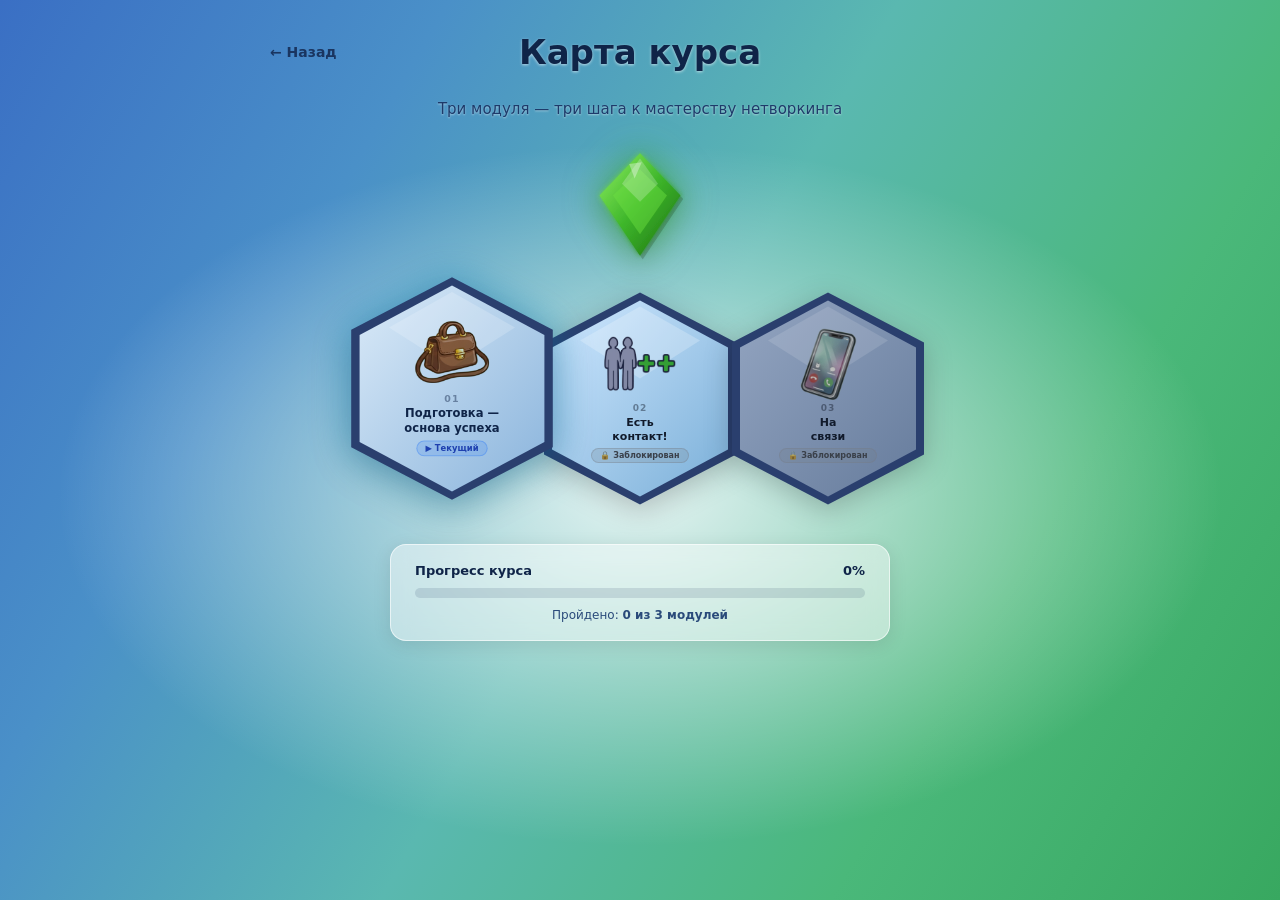
<file: map.html>
<!DOCTYPE html>
<html lang="ru">
<head>
  <meta charset="UTF-8">
  <meta name="viewport" content="width=device-width, initial-scale=1.0">
  <title>Карта курса</title>
  <link rel="stylesheet" href="map.css">
</head>
<body>

<div class="map-page">

  <!-- ШАПКА -->
  <header class="map-header">
    <a href="index.html" class="map-back" id="map-back-link">← Назад</a>
    <h1 class="map-title">Карта курса</h1>
    <div></div>
  </header>

  <p class="map-subtitle">Три модуля — три шага к мастерству нетворкинга</p>

  <div class="course-complete-badge" id="course-complete-badge">
    🏆 Курс пройден
  </div>

  <!-- ПЛЮМБОБ -->
  <div class="plumbob-wrap">
    <svg class="plumbob-svg" viewBox="0 0 100 130" xmlns="http://www.w3.org/2000/svg">
      <defs>
        <linearGradient id="pg1" x1="0%" y1="0%" x2="100%" y2="100%">
          <stop offset="0%"   stop-color="#90f060"/>
          <stop offset="50%"  stop-color="#3db52a"/>
          <stop offset="100%" stop-color="#1a6e10"/>
        </linearGradient>
        <filter id="pglow">
          <feGaussianBlur stdDeviation="3" result="blur"/>
          <feMerge><feMergeNode in="blur"/><feMergeNode in="SourceGraphic"/></feMerge>
        </filter>
      </defs>
      <!-- Тень -->
      <polygon points="50,8 95,55 50,122 5,55" fill="rgba(0,0,0,0.18)" transform="translate(3,4)"/>
      <!-- Основной ромб -->
      <polygon points="50,8 95,55 50,122 5,55" fill="url(#pg1)" filter="url(#pglow)"/>
      <!-- Внутренний ромб (светлее) -->
      <polygon points="50,26 80,55 50,98 20,55" fill="#6ee040" opacity="0.45"/>
      <!-- Блик -->
      <polygon points="50,14 70,42 50,62 30,42" fill="white" opacity="0.22"/>
      <polygon points="38,20 52,18 44,36" fill="white" opacity="0.35"/>
    </svg>
  </div>

  <!-- ТРИ СОТЫ -->
  <div class="hexmap">

    <!-- МОДУЛЬ 1 -->
    <div class="hx-wrap hx-current" id="hex-1" data-module="1" role="button" tabindex="0">
      <svg class="hx-bg" viewBox="0 0 200 220" xmlns="http://www.w3.org/2000/svg">
        <defs>
          <linearGradient id="hg1" x1="0%" y1="0%" x2="100%" y2="100%">
            <stop offset="0%"   stop-color="#daeaf8"/>
            <stop offset="100%" stop-color="#8ab4dc"/>
          </linearGradient>
        </defs>
        <!-- Тёмная обводка -->
        <polygon points="100,4 196,54 196,166 100,216 4,166 4,54" fill="#2a3f6e"/>
        <!-- Заливка -->
        <polygon points="100,12 188,59 188,161 100,208 12,161 12,59" fill="url(#hg1)"/>
        <!-- Блик -->
        <polygon points="100,18 160,52 100,90 40,52" fill="white" opacity="0.18"/>
      </svg>
      <div class="hx-content">
        <img class="hx-icon-img" src="img/map/module-1.png" alt="Модуль 1">
        <div class="hx-num">01</div>
        <div class="hx-name">Подготовка —<br>основа успеха</div>
        <div class="hx-badge current">▶ Текущий</div>
      </div>
    </div>

    <!-- МОДУЛЬ 2 -->
    <div class="hx-wrap hx-locked" id="hex-2" data-module="2" role="button" tabindex="0">
      <svg class="hx-bg" viewBox="0 0 200 220" xmlns="http://www.w3.org/2000/svg">
        <defs>
          <linearGradient id="hg2" x1="0%" y1="0%" x2="100%" y2="100%">
            <stop offset="0%"   stop-color="#d0e8ff"/>
            <stop offset="100%" stop-color="#7aafd8"/>
          </linearGradient>
        </defs>
        <polygon points="100,4 196,54 196,166 100,216 4,166 4,54" fill="#2a3f6e"/>
        <polygon points="100,12 188,59 188,161 100,208 12,161 12,59" fill="url(#hg2)"/>
        <polygon points="100,18 160,52 100,90 40,52" fill="white" opacity="0.22"/>
      </svg>
      <div class="hx-content">
         <img class="hx-icon-img" src="img/map/module-2.png" alt="Модуль 2">
        <div class="hx-num">02</div>
        <div class="hx-name">Есть<br>контакт!</div>
        <div class="hx-badge locked">🔒 Заблокирован</div>
      </div>
    </div>

    <!-- МОДУЛЬ 3 -->
    <div class="hx-wrap hx-locked" id="hex-3" data-module="3" role="button" tabindex="0">
      <svg class="hx-bg" viewBox="0 0 200 220" xmlns="http://www.w3.org/2000/svg">
        <defs>
          <linearGradient id="hg3" x1="0%" y1="0%" x2="100%" y2="100%">
            <stop offset="0%"   stop-color="#c0d0e4"/>
            <stop offset="100%" stop-color="#8096b0"/>
          </linearGradient>
        </defs>
        <polygon points="100,4 196,54 196,166 100,216 4,166 4,54" fill="#2a3f6e"/>
        <polygon points="100,12 188,59 188,161 100,208 12,161 12,59" fill="url(#hg3)" opacity="0.7"/>
        <polygon points="100,18 160,52 100,90 40,52" fill="white" opacity="0.12"/>
      </svg>
      <div class="hx-content">
         <img class="hx-icon-img" src="img/map/module-3.png" alt="Модуль 3">
        <div class="hx-num">03</div>
        <div class="hx-name">На<br>связи</div>
        <div class="hx-badge locked">🔒 Заблокирован</div>
      </div>
    </div>

  </div><!-- /hexmap -->

  <!-- ПРОГРЕСС -->
  <div class="progress-section">
    <div class="progress-label">
      <span>Прогресс курса</span>
      <span id="prog-pct">0%</span>
    </div>
    <div class="progress-track">
      <div class="progress-fill" id="prog-fill"></div>
    </div>
    <div class="progress-sub" id="prog-sub">Пройдено: <strong>0 из 3 модулей</strong></div>
  </div>

</div><!-- /map-page -->

<!-- ТУЛТИП -->
<div class="hc-tooltip" id="hc-tooltip"></div>

<script src="course-progress.js"></script>
<script>
const MODULE_URLS = { 1: 'module1.html', 2: 'module2.html', 3: 'module3.html' };

function setHexState(hex, state, badgeText) {
  if (!hex) return;
  hex.classList.remove('hx-done', 'hx-current', 'hx-locked');
  hex.classList.add(state);
  const badge = hex.querySelector('.hx-badge');
  if (badge) {
    badge.className = 'hx-badge ' + (state === 'hx-done' ? 'done' : state === 'hx-current' ? 'current' : 'locked');
    badge.textContent = badgeText;
  }
}

/* ── Применяем статусы модулей на карте ────────────────── */
function applyCourseProgress() {
  const m1Done = CourseProgress.isModule1Complete();
  const m2Done = CourseProgress.isModule2Complete();
  const m3Done = CourseProgress.isModule3Complete();
  const m2Open = CourseProgress.isModule2Unlocked();
  const m3Open = CourseProgress.isModule3Unlocked();

  const hex1 = document.getElementById('hex-1');
  const hex2 = document.getElementById('hex-2');
  const hex3 = document.getElementById('hex-3');

  if (m1Done) {
    setHexState(hex1, 'hx-done', '✓ Пройден');
  } else {
    setHexState(hex1, 'hx-current', '▶ Текущий');
  }

  if (m2Done) {
    setHexState(hex2, 'hx-done', '✓ Пройден');
  } else if (m2Open) {
    setHexState(hex2, 'hx-current', '▶ Текущий');
  } else {
    setHexState(hex2, 'hx-locked', '🔒 Заблокирован');
  }

  if (m3Done) {
    setHexState(hex3, 'hx-done', '✓ Пройден');
  } else if (m3Open) {
    setHexState(hex3, 'hx-current', '▶ Текущий');
  } else {
    setHexState(hex3, 'hx-locked', '🔒 Заблокирован');
  }

  let doneCount = 0;
  if (m1Done) doneCount++;
  if (m2Done) doneCount++;
  if (m3Done) doneCount++;

  const percent = Math.round((doneCount / 3) * 100);
  const fill = document.getElementById('prog-fill');
  if (fill) setTimeout(() => { fill.style.width = percent + '%'; }, 400);

  const labelPct = document.getElementById('prog-pct');
  if (labelPct) labelPct.textContent = percent + '%';

  const sub = document.getElementById('prog-sub');
  if (sub) sub.innerHTML = 'Пройдено: <strong>' + doneCount + ' из 3 модулей</strong>';

  const courseBadge = document.getElementById('course-complete-badge');
  if (courseBadge) courseBadge.classList.toggle('visible', m3Done);
}

/* ── Переход в модуль ──────────────────────────────────── */
function goModule(n) {
  const gate = CourseProgress.gateModule(n);
  const hex = document.getElementById('hex-' + n);

  if (!gate.ok) {
    if (hex) {
      hex.classList.add('shake');
      setTimeout(() => hex.classList.remove('shake'), 500);
      showTip('🔒 ' + gate.message, hex);
    }
    return;
  }

  CourseProgress.navigate(MODULE_URLS[n]);
}

/* ── Тултип ────────────────────────────────────────────── */
let tipT;
function showTip(text, el) {
  const tip = document.getElementById('hc-tooltip');
  const r   = el.getBoundingClientRect();
  tip.textContent = text;
  tip.style.left  = (r.left + r.width/2) + 'px';
  tip.style.top   = (r.top - 48 + scrollY) + 'px';
  tip.classList.add('on');
  clearTimeout(tipT);
  tipT = setTimeout(() => tip.classList.remove('on'), 2200);
}

function bindHexClicks() {
  document.querySelectorAll('.hx-wrap[data-module]').forEach(hex => {
    const n = parseInt(hex.getAttribute('data-module'), 10);
    hex.addEventListener('click', () => goModule(n));
    hex.addEventListener('keydown', (e) => {
      if (e.key === 'Enter' || e.key === ' ') {
        e.preventDefault();
        goModule(n);
      }
    });
  });
}

/* ── Инициализация ─────────────────────────────────────── */
window.addEventListener('DOMContentLoaded', () => {
  applyCourseProgress();
  bindHexClicks();
});
</script>
</body>
</html>
</file>
<file: map.css>
/* ===== СБРОС ===== */
*, *::before, *::after { box-sizing:border-box; margin:0; padding:0; }

/* ===== ФОН КАК В SIMS 4 ===== */
body {
  min-height: 100vh;
  font-family: 'Inter', 'Segoe UI', system-ui, sans-serif;
  color: #1a1a1a;

  /* Синий слева, зелёный справа, белое свечение в центре */
  background:
    radial-gradient(ellipse 70% 60% at 50% 55%, rgba(255,255,255,0.82) 0%, transparent 65%),
    linear-gradient(120deg,
      #3a6fc4 0%,
      #4a90c8 25%,
      #5ab8b0 50%,
      #4ab87a 75%,
      #38a860 100%
    );
  background-attachment: fixed;
}

/* ===== СТРАНИЦА ===== */
.map-page {
  max-width: 780px;
  margin: 0 auto;
  padding: 32px 20px 60px;
  display: flex;
  flex-direction: column;
  align-items: center;
  gap: 28px;
}

/* ===== ШАПКА ===== */
.map-header {
  width: 100%;
  display: grid;
  grid-template-columns: 1fr auto 1fr;
  align-items: center;
}
.map-back {
  font-size: 14px; font-weight: 700;
  color: #1a3560; text-decoration: none;
  transition: opacity .2s;
}
.map-back:hover { opacity: .6; }
.map-title {
  font-size: clamp(24px,4vw,34px);
  font-weight: 900; color: #0f2448;
  text-shadow: 0 1px 3px rgba(255,255,255,0.6);
  text-align: center;
}
.map-subtitle {
  font-size: 15px; color: #1e3a6a;
  font-weight: 500; text-align: center;
  text-shadow: 0 1px 2px rgba(255,255,255,0.5);
}

.course-complete-badge {
  display: none;
  margin-top: -14px;
  padding: 9px 18px;
  border-radius: 999px;
  background: rgba(255,255,255,0.86);
  border: 1px solid rgba(34,197,94,0.45);
  color: #166534;
  font-size: 14px;
  font-weight: 900;
  box-shadow: 0 5px 18px rgba(15,36,72,0.12);
}

.course-complete-badge.visible {
  display: inline-flex;
  align-items: center;
  justify-content: center;
}

/* ===== ПЛЮМБОБ ===== */
.plumbob-wrap {
  display: flex;
  flex-direction: column;
  align-items: center;
  gap: 8px;
  animation: pbFloat 3s ease-in-out infinite;
  margin-bottom: -10px;
}
.plumbob-svg {
  width: 90px; height: 117px;
  filter: drop-shadow(0 0 18px rgba(60,200,40,0.55))
          drop-shadow(0 6px 12px rgba(0,0,0,0.2));
}
@keyframes pbFloat {
  0%,100% { transform: translateY(0); }
  50%     { transform: translateY(-8px); }
}
.plumbob-label {
  font-size: 13px; font-weight: 800;
  color: #0f2448;
  text-shadow: 0 1px 3px rgba(255,255,255,0.7);
}

/* ===== СОТЫ ===== */
.hexmap {
  display: flex;
  align-items: center;
  justify-content: center;
  gap: -8px; /* перекрытие */
}

.hx-wrap {
  position: relative;
  width: 200px;
  height: 235px;      /* было 215px — увеличил */
  cursor: pointer;
  transition: transform .28s ease, filter .28s ease;
  margin: 0 -6px;
}

.hx-wrap:hover { transform: translateY(-10px) scale(1.06); z-index: 5; }

/* Текущий модуль чуть выдвинут вперёд и подсвечен.
   Так пользователь сразу видит, куда идти дальше на карте курса. */
.hx-wrap.hx-current {
  transform: translateY(-10px) scale(1.05);
  z-index: 4;
}

.hx-wrap.hx-current:hover {
  transform: translateY(-14px) scale(1.08);
  z-index: 6;
}

.hx-bg {
  position: absolute;
  inset: 0;
  width: 100%; height: 100%;
  filter: drop-shadow(0 6px 14px rgba(0,0,0,0.22));
}

.hx-current .hx-bg {
  filter:
    drop-shadow(0 8px 18px rgba(0,0,0,0.24))
    drop-shadow(0 0 18px rgba(14,165,233,0.42));
}

/* У третьего модуля в HTML — тёмная «заблокированная» заливка.
   После разблокировки (текущий / пройден) — та же светлая сота, что у 1–2. */
#hex-3:not(.hx-locked) .hx-bg polygon:nth-of-type(2) {
  fill: #bfe3ff;
  opacity: 1;
}

#hex-3:not(.hx-locked) .hx-bg polygon:nth-of-type(3) {
  opacity: 0.22;
}

.hx-content {
  position: absolute;
  inset: 0;
  display: flex;
  flex-direction: column;
  align-items: center;
  justify-content: center;
  gap: 3px;           /* было 5px */
  padding: 24px 10px 30px; /* снизу больше места */
}

.hx-icon-img {
  width: 72px;
  height: 72px;
  object-fit: contain;
  transition: transform .3s;
  /* убирает белый фон если PNG с прозрачностью */
  mix-blend-mode: multiply;
}

.hx-wrap:hover .hx-icon-img {
  transform: scale(1.15) rotate(-4deg);
}

/* Заблокированная — тусклее */
.hx-locked .hx-content { filter: brightness(0.75) saturate(0.6); }

/* ===== ИКОНКА ===== */
.hx-icon { 
  font-size: 34px;    /* было 40px */
  line-height: 1; 
  transition: transform .3s; 
}
.hx-wrap:hover .hx-icon { transform: scale(1.2) rotate(-5deg); }

/* ===== ТЕКСТ ===== */
.hx-num {
  font-size: 9px;     /* было 10px */
  font-weight: 800;
  letter-spacing: .12em;
  color: rgba(15,36,72,0.45);
}
.hx-name {
  font-size: 11px;    /* было 12px */
  font-weight: 800;
  color: #0f2448; 
  text-align: center;
  line-height: 1.3;
}
.hx-badge {
  font-size: 8px;     /* было 9px */
  font-weight: 700;
  padding: 2px 8px;   /* было 3px 10px */
  border-radius: 999px;
  margin-top: 1px;
  white-space: nowrap;
}
.hx-badge.done    { background:rgba(34,197,94,.2);  color:#166534; border:1px solid rgba(34,197,94,.4); }
.hx-badge.current { background:rgba(59,130,246,.2); color:#1e40af; border:1px solid rgba(59,130,246,.4); }
.hx-badge.locked  { background:rgba(148,163,184,.2);color:#475569; border:1px solid rgba(148,163,184,.35); }

/* ===== АНИМАЦИЯ ВСТРЯСКИ ===== */
.shake { animation: hexShake .48s ease; }
@keyframes hexShake {
  0%,100% { transform:translateX(0); }
  20%  { transform:translateX(-8px) rotate(-2deg); }
  40%  { transform:translateX(8px)  rotate(2deg); }
  60%  { transform:translateX(-5px); }
  80%  { transform:translateX(4px); }
}

/* ===== ТУЛТИП ===== */
.hc-tooltip {
  position: absolute;
  background: rgba(10,20,40,.9);
  color: #f0f8ff;
  font-size: 12px; font-weight: 600;
  padding: 8px 14px; border-radius: 10px;
  pointer-events: none;
  opacity: 0;
  transform: translateX(-50%) translateY(-4px);
  transition: opacity .22s, transform .22s;
  white-space: nowrap;
  z-index: 999;
  box-shadow: 0 4px 18px rgba(0,0,0,.25);
}
.hc-tooltip.on { opacity:1; transform:translateX(-50%) translateY(0); }

/* ===== ПРОГРЕСС ===== */
.progress-section {
  width: 100%; max-width: 500px;
  background: rgba(255,255,255,0.45);
  backdrop-filter: blur(10px);
  border: 1px solid rgba(255,255,255,0.6);
  border-radius: 16px;
  padding: 18px 24px;
  display: flex; flex-direction: column; gap: 10px;
  box-shadow: 0 4px 18px rgba(0,0,0,0.1);
}
.progress-label {
  display: flex; justify-content: space-between;
  font-size: 13px; font-weight: 700; color: #0f2448;
}
.progress-track {
  width: 100%; height: 10px;
  background: rgba(15,36,72,.12);
  border-radius: 10px; overflow: hidden;
}
.progress-fill {
  height: 100%;
  background: linear-gradient(90deg,#6ee25a,#3db52a);
  border-radius: 10px;
  width: 0%;
  transition: width 1.1s cubic-bezier(.4,0,.2,1);
  box-shadow: 0 0 10px rgba(60,180,40,.4);
}
.progress-sub {
  font-size: 12px; color: #2a4a7a; text-align: center;
}

@media (max-width: 580px) {
  .hx-wrap  { width: 150px; height: 175px; }
  .hx-icon  { font-size: 26px; }
  .hx-name  { font-size: 9px; }
  .hx-badge { font-size: 7px; padding: 2px 6px; }
}

@media (max-width: 420px) {
  .hx-wrap  { width: 122px; height: 142px; }
  .hx-icon  { font-size: 20px; }
  .hx-name  { font-size: 8px; }
}

/* ===== КАРТА КУРСА — СОТЫ МОБИЛЬНАЯ ===== */

/* Статус-бейджи внутри сот */
.hand-label,
.module3-label {
  padding: 6px 10px;
}

/* Бейдж статуса */
.module-status,
.hex-status,
[class*="status"] {
  font-size: 10px !important;
  padding: 2px 6px !important;
  white-space: nowrap !important;
}

@media (max-width: 580px) {
  .hexmap {
    gap: 0 !important;
  }

  .hx-wrap {
    width: 115px !important;
    height: 135px !important;
    margin: 0 -8px !important;
  }

  .hx-icon-img {
    width: 44px !important;
    height: 44px !important;
  }

  .hx-icon {
    font-size: 22px !important;
  }

  .hx-num {
    font-size: 8px !important;
  }

  .hx-name {
    font-size: 9px !important;
    line-height: 1.2 !important;
  }

  .hx-badge {
    font-size: 7px !important;
    padding: 2px 5px !important;
    white-space: nowrap !important;
    max-width: 90px !important;
    overflow: hidden !important;
    text-overflow: ellipsis !important;
  }

  .hx-content {
    padding: 16px 6px 20px !important;
    gap: 2px !important;
  }
}

@media (max-width: 420px) {
  .hx-wrap {
    width: 100px !important;
    height: 118px !important;
    margin: 0 -10px !important;
  }

  .hx-icon-img {
    width: 36px !important;
    height: 36px !important;
  }

  .hx-icon {
    font-size: 18px !important;
  }

  .hx-num {
    font-size: 7px !important;
  }

  .hx-name {
    font-size: 8px !important;
  }

  .hx-badge {
    font-size: 6px !important;
    padding: 1px 4px !important;
    max-width: 80px !important;
  }

  .hx-content {
    padding: 12px 4px 16px !important;
    gap: 1px !important;
  }
}
</file>
